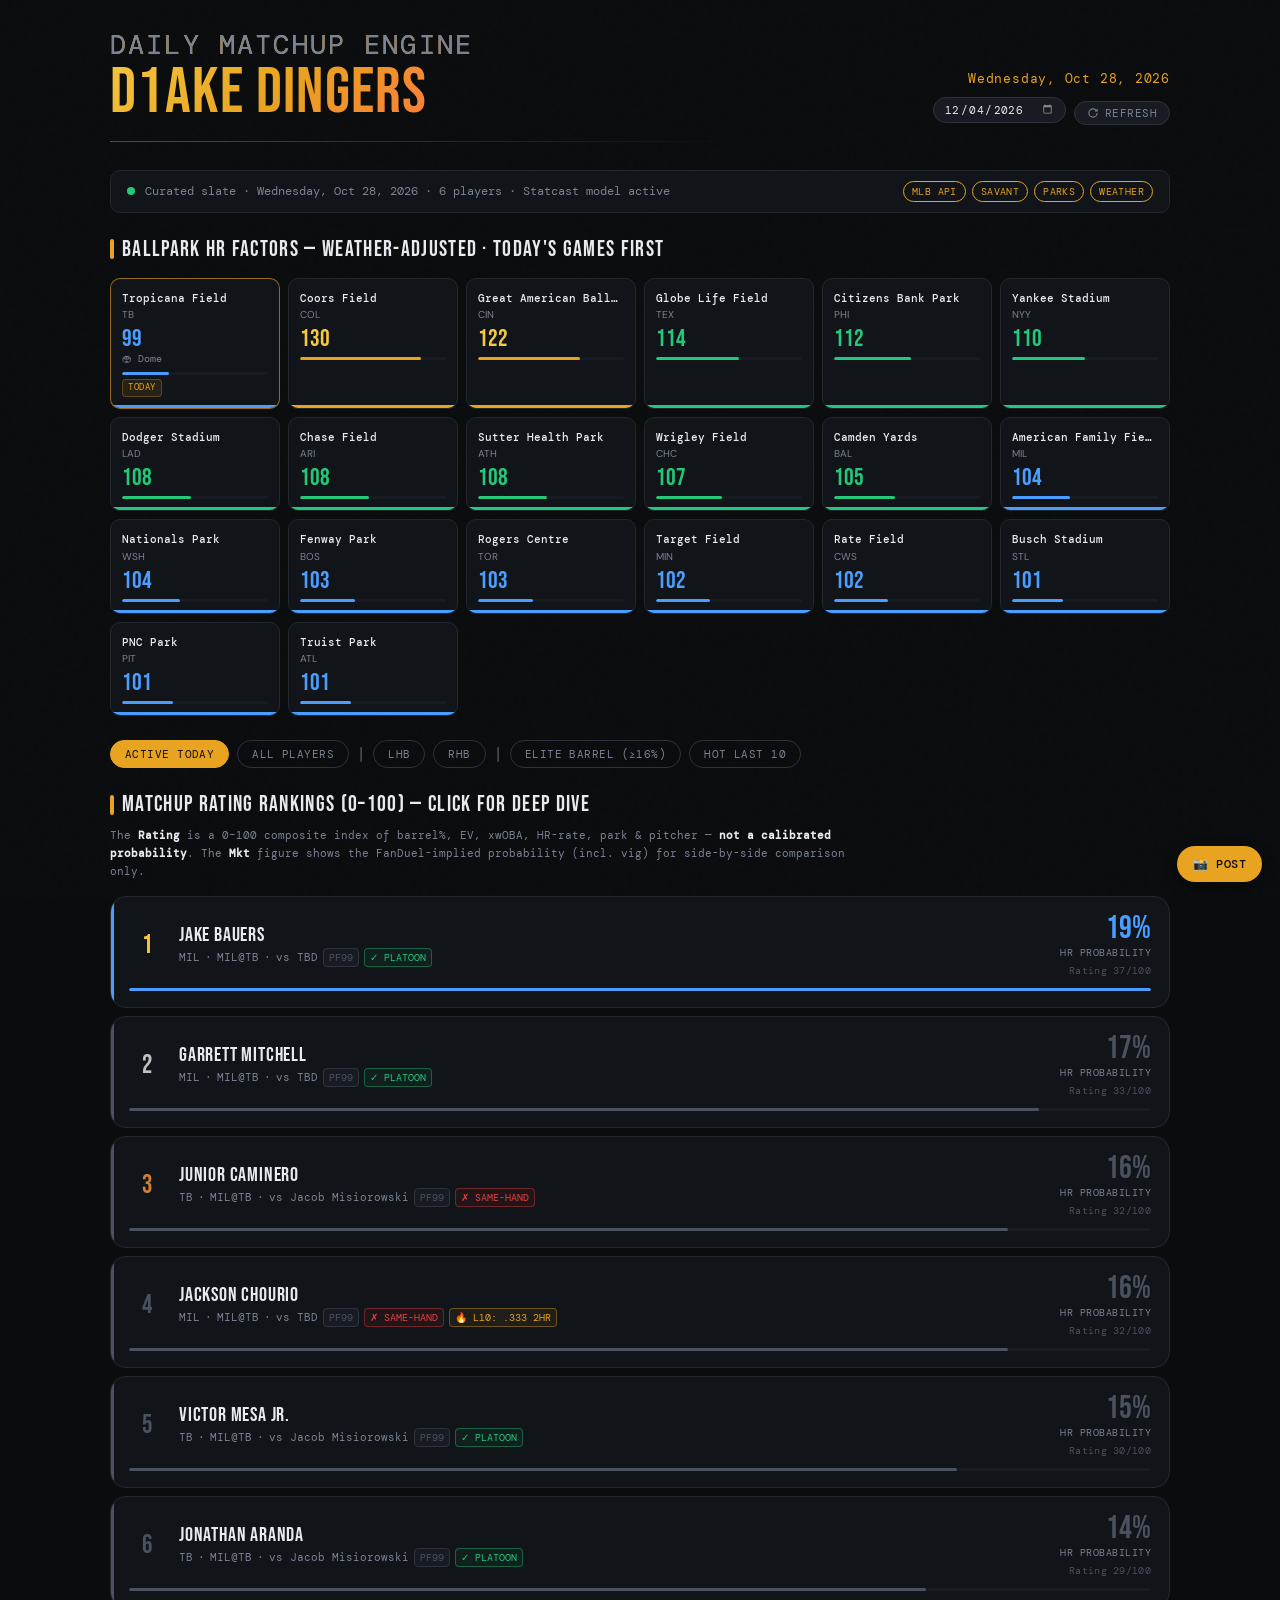
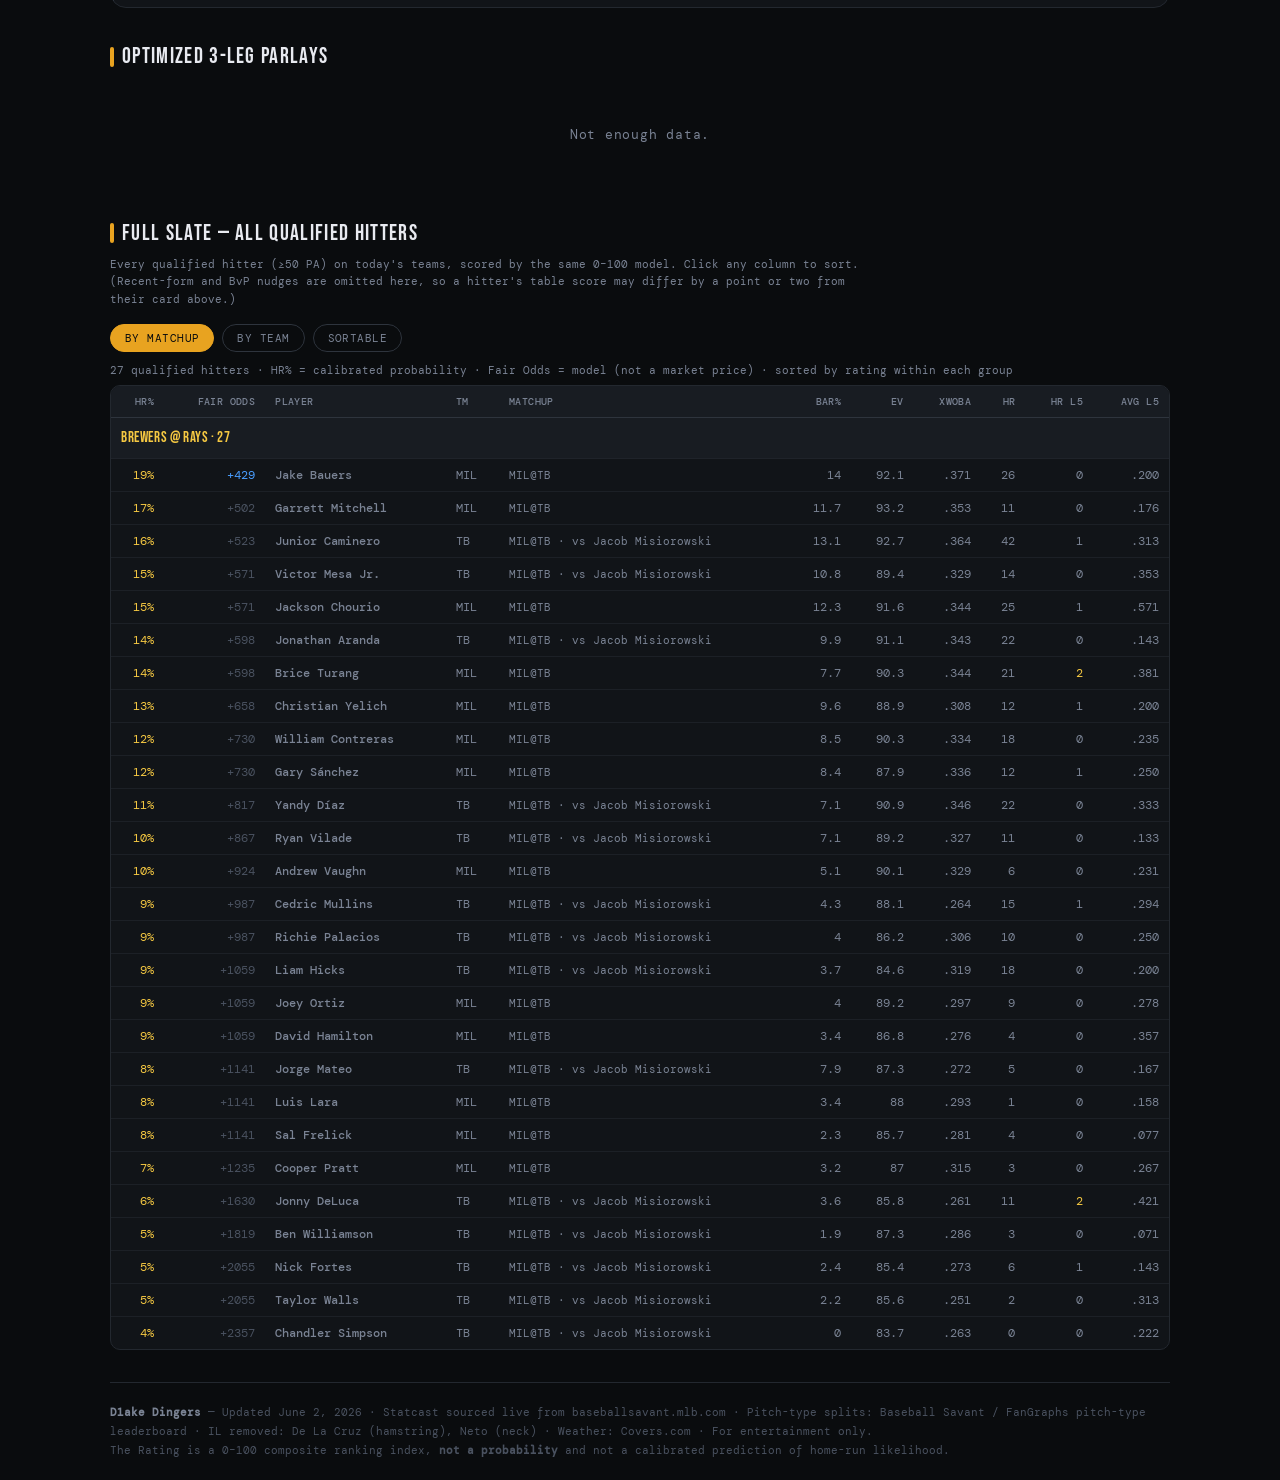
<file: index.html>
<!DOCTYPE html>
<html lang="en">
<head>
<meta charset="UTF-8">
<meta name="viewport" content="width=device-width, initial-scale=1.0">
<title>D1ake Dingers — Daily HR Matchup Engine</title>
<link rel="preconnect" href="https://fonts.googleapis.com">
<link href="https://fonts.googleapis.com/css2?family=Bebas+Neue&family=DM+Mono:ital,wght@0,300;0,400;0,500;1,300&family=DM+Sans:ital,opsz,wght@0,9..40,300;0,9..40,400;0,9..40,500;1,9..40,300&display=swap" rel="stylesheet">
<link rel="stylesheet" href="styles.css">
<style>
.date-controls{display:flex;align-items:center;justify-content:flex-end;gap:8px;margin-top:6px;flex-wrap:wrap}
.date-picker{font-family:var(--font-mono);font-size:11px;color:var(--text);background:var(--surface2);border:1px solid var(--border2);border-radius:20px;padding:4px 10px;letter-spacing:.04em;cursor:pointer;transition:border-color .15s}
.date-picker:hover,.date-picker:focus{border-color:var(--gold);outline:none}
.date-picker::-webkit-calendar-picker-indicator{filter:invert(1);opacity:.5;cursor:pointer}
.date-picker::-webkit-calendar-picker-indicator:hover{opacity:.9}
.slate-count{font-family:var(--font-mono);font-size:11px;color:var(--muted);margin-bottom:6px}
.slate-scroll{overflow-x:auto;border:1px solid var(--border);border-radius:var(--r);background:var(--surface)}
.slate-table{width:100%;border-collapse:collapse;font-family:var(--font-mono);font-size:12px}
.slate-table th{position:sticky;top:0;background:var(--surface2);color:var(--muted);text-align:left;font-weight:500;font-size:10px;letter-spacing:.04em;text-transform:uppercase;padding:8px 10px;cursor:pointer;white-space:nowrap;-webkit-user-select:none;user-select:none;border-bottom:1px solid var(--border2)}
.slate-table th:hover{color:var(--text)}
.slate-table th.num,.slate-table td.num{text-align:right}
.slate-table td{padding:7px 10px;border-bottom:1px solid rgba(35,40,47,.6);color:var(--muted);white-space:nowrap}
.slate-table tbody tr:hover{background:var(--surface2)}
.slate-table tbody tr:last-child td{border-bottom:none}
.slate-name{color:var(--text);font-weight:500}
.slate-match{color:var(--muted);font-size:11px}
.slate-rating{font-family:var(--font-disp);font-size:18px;line-height:1}
</style>
</head>
<body>
<div class="wrap">
<header>
  <div class="header-top">
    <div class="logo"><span>DAILY MATCHUP ENGINE</span>D1ake Dingers</div>
    <div class="header-meta">
      <div class="date-badge" id="today-date">—</div>
    <div class="date-controls">
      <input type="date" id="date-picker" class="date-picker" onchange="onDatePick(this.value)" aria-label="Choose slate date">
      <button class="refresh-btn" onclick="initApp()">
        <svg width="12" height="12" viewBox="0 0 16 16" fill="none" stroke="currentColor" stroke-width="1.5"><path d="M13.5 8A5.5 5.5 0 1 1 8 2.5c1.8 0 3.4.86 4.4 2.2M13.5 2.5v2.8h-2.8"/></svg>
        REFRESH
      </button>
    </div>
    </div>
  </div>
  <div class="header-rule"></div>
</header>
<div class="status-bar">
  <div class="status-dot loading" id="sdot"></div>
  <span id="status-text">Loading...</span>
  <div class="api-chips">
    <span class="api-chip cached" id="chip-mlb">MLB API</span>
    <span class="api-chip cached" id="chip-savant">SAVANT</span>
    <span class="api-chip cached" id="chip-parks">PARKS</span>
    <span class="api-chip cached" id="chip-wx">WEATHER</span>
  </div>
</div>
<div class="section-title">Ballpark HR Factors — Weather-Adjusted · Today's Games First</div>
<div class="park-grid" id="park-grid"></div>
<div class="controls">
  <button class="ctrl-btn active" id="fGames" onclick="setFilter('games')">ACTIVE TODAY</button>
  <button class="ctrl-btn" id="fAll" onclick="setFilter('all')">ALL PLAYERS</button>
  <span class="ctrl-sep">|</span>
  <button class="ctrl-btn" id="fL" onclick="setFilter('L')">LHB</button>
  <button class="ctrl-btn" id="fR" onclick="setFilter('R')">RHB</button>
  <span class="ctrl-sep">|</span>
  <button class="ctrl-btn" id="fElite" onclick="setFilter('elite')">ELITE BARREL (≥16%)</button>
  <button class="ctrl-btn" id="fHot" onclick="setFilter('hot')">HOT LAST 10</button>
</div>
<div class="section-title">Matchup Rating Rankings (0–100) — Click for Deep Dive</div>
<div class="section-note">The <strong>Rating</strong> is a 0–100 composite index of barrel%, EV, xwOBA, HR-rate, park &amp; pitcher — <strong>not a calibrated probability</strong>. The <strong>Mkt</strong> figure shows the FanDuel-implied probability (incl. vig) for side-by-side comparison only.</div>
<div class="players-grid" id="players-grid">
  <div class="loading-state"><div class="spinner"></div><div class="loading-label">Building matchup model...</div></div>
</div>
<div class="parlay-section">
  <div class="section-title">Optimized 3-Leg Parlays</div>
  <div class="parlay-grid" id="parlay-grid">
    <div class="loading-state" style="grid-column:1/-1"><div class="loading-label">Calculating value...</div></div>
  </div>
</div>
<div class="section-title">Full Slate — All Qualified Hitters</div>
<div class="section-note">Every qualified hitter (≥50 PA) on today's teams, scored by the same 0–100 model. Click any column to sort. (Recent-form and BvP nudges are omitted here, so a hitter's table score may differ by a point or two from their card above.)</div>
<div id="roster-wrap">
  <div class="loading-state"><div class="loading-label">Loading full slate...</div></div>
</div>
</div>
<div class="wrap">
<footer>
  <strong style="color:var(--muted)">D1ake Dingers</strong> — Updated June 2, 2026 · Statcast sourced live from baseballsavant.mlb.com · Pitch-type splits: Baseball Savant / FanGraphs pitch-type leaderboard · IL removed: De La Cruz (hamstring), Neto (neck) · Weather: Covers.com · For entertainment only.<br>The Rating is a 0–100 composite ranking index, <strong>not a probability</strong> and not a calibrated prediction of home-run likelihood.
</footer>
</div>
<script src="data.js"></script>
<script src="app.js?v=3"></script>
</body>
</html>
</file>
<file: styles.css>
:root{--bg:#0a0c0e;--surface:#111418;--surface2:#181c22;--border:#23282f;--border2:#2e343d;--text:#e8eaf0;--muted:#7a8394;--dim:#4a5260;--gold:#e8a320;--gold2:#f5c842;--green:#22c97a;--red:#e84040;--blue:#4a9eff;--orange:#ff7340;--purple:#a78bfa;--r:10px;--r-lg:16px;--font-disp:'Bebas Neue',sans-serif;--font-mono:'DM Mono',monospace;--font-body:'DM Sans',sans-serif}
*,*::before,*::after{box-sizing:border-box;margin:0;padding:0}
body{background:var(--bg);color:var(--text);font-family:var(--font-body);font-size:14px;line-height:1.5;min-height:100vh;overflow-x:hidden}
body::before{content:'';position:fixed;inset:0;z-index:0;pointer-events:none;background-image:url("data:image/svg+xml,%3Csvg viewBox='0 0 200 200' xmlns='http://www.w3.org/2000/svg'%3E%3Cfilter id='n'%3E%3CfeTurbulence type='fractalNoise' baseFrequency='0.9' numOctaves='4' stitchTiles='stitch'/%3E%3C/filter%3E%3Crect width='100%25' height='100%25' filter='url(%23n)' opacity='0.04'/%3E%3C/svg%3E");opacity:.4}
.wrap{max-width:1100px;margin:0 auto;padding:0 20px;position:relative;z-index:1}
header{padding:32px 0 0;margin-bottom:28px}
.header-top{display:flex;align-items:flex-end;justify-content:space-between;gap:16px;flex-wrap:wrap;margin-bottom:4px}
.logo{font-family:var(--font-disp);font-size:clamp(36px,6vw,64px);letter-spacing:.02em;line-height:1;background:linear-gradient(135deg,var(--gold2) 0%,var(--gold) 50%,var(--orange) 100%);-webkit-background-clip:text;-webkit-text-fill-color:transparent;background-clip:text}
.logo span{color:var(--muted);-webkit-text-fill-color:var(--muted);font-size:.42em;font-family:var(--font-mono);letter-spacing:.08em;display:block;margin-bottom:2px}
.header-meta{text-align:right}
.date-badge{font-family:var(--font-mono);font-size:13px;color:var(--gold);letter-spacing:.06em}
.refresh-btn{display:inline-flex;align-items:center;gap:6px;margin-top:6px;font-family:var(--font-mono);font-size:11px;color:var(--muted);background:var(--surface2);border:1px solid var(--border2);border-radius:20px;padding:4px 12px;cursor:pointer;transition:all .15s;letter-spacing:.04em}
.refresh-btn:hover{color:var(--text);border-color:var(--gold)}
.header-rule{height:1px;background:linear-gradient(90deg,var(--gold) 0%,transparent 60%);margin-top:16px;opacity:.4}
.status-bar{background:var(--surface);border:1px solid var(--border);border-radius:var(--r);padding:10px 16px;margin-bottom:20px;display:flex;align-items:center;gap:10px;font-family:var(--font-mono);font-size:12px;color:var(--muted)}
.status-dot{width:8px;height:8px;border-radius:50%;flex-shrink:0;transition:background .3s}
.status-dot.loading{background:var(--gold);animation:pulse 1s infinite}
.status-dot.ok{background:var(--green)}
@keyframes pulse{0%,100%{opacity:1}50%{opacity:.3}}
#status-text{flex:1}
.api-chips{display:flex;gap:6px;flex-wrap:wrap}
.api-chip{font-size:10px;padding:2px 8px;border-radius:20px;border:1px solid var(--border2);color:var(--dim);letter-spacing:.04em}
.api-chip.live{color:var(--green);border-color:var(--green)}
.api-chip.cached{color:var(--gold);border-color:var(--gold)}
.section-title{font-family:var(--font-disp);font-size:22px;letter-spacing:.06em;color:var(--text);margin-bottom:12px;display:flex;align-items:center;gap:8px}
.section-title::before{content:'';display:inline-block;width:4px;height:20px;background:var(--gold);border-radius:2px}
.section-note{font-family:var(--font-mono);font-size:11px;line-height:1.6;color:var(--muted);margin-top:-6px;margin-bottom:16px;max-width:760px}
.section-note strong{color:var(--text)}
.park-grid{display:grid;grid-template-columns:repeat(auto-fill,minmax(155px,1fr));gap:8px;margin-bottom:24px}
.park-card{background:var(--surface);border:1px solid var(--border);border-radius:var(--r);padding:11px;position:relative;overflow:hidden}
.park-card::after{content:'';position:absolute;bottom:0;left:0;right:0;height:3px}
.park-card.elite::after{background:var(--gold)}.park-card.good::after{background:var(--green)}.park-card.neutral::after{background:var(--blue)}.park-card.bad::after{background:var(--red)}
.park-card.active-today{border-color:rgba(232,163,32,.6)}
.park-name{font-family:var(--font-mono);font-size:11px;font-weight:500;color:var(--text);margin-bottom:1px;white-space:nowrap;overflow:hidden;text-overflow:ellipsis}
.park-team{font-size:10px;color:var(--muted);margin-bottom:5px}
.park-numbers{display:flex;align-items:baseline;gap:6px}
.park-factor-num{font-family:var(--font-disp);font-size:24px;line-height:1}
.park-factor-num.elite{color:var(--gold2)}.park-factor-num.good{color:var(--green)}.park-factor-num.neutral{color:var(--blue)}.park-factor-num.bad{color:var(--muted)}
.park-wx{font-family:var(--font-mono);font-size:10px;color:var(--muted)}
.park-wx.boost{color:var(--gold)}.park-wx.suppress{color:var(--red)}
.park-bar{height:3px;background:var(--surface2);border-radius:2px;margin-top:6px;overflow:hidden}
.park-bar-fill{height:100%;border-radius:2px}
.today-badge{font-family:var(--font-mono);font-size:9px;letter-spacing:.06em;color:var(--gold);background:rgba(232,163,32,.1);border:1px solid rgba(232,163,32,.3);border-radius:4px;padding:1px 5px;margin-top:4px;display:inline-block}
.controls{display:flex;gap:8px;flex-wrap:wrap;margin-bottom:20px;align-items:center}
.ctrl-btn{font-family:var(--font-mono);font-size:11px;letter-spacing:.04em;padding:6px 14px;border-radius:20px;border:1px solid var(--border2);background:transparent;color:var(--muted);cursor:pointer;transition:all .15s}
.ctrl-btn:hover{color:var(--text)}.ctrl-btn.active{background:var(--gold);border-color:var(--gold);color:var(--bg)}
.ctrl-sep{color:var(--dim);font-size:18px;margin:0 2px}
.players-grid{display:flex;flex-direction:column;gap:8px}
.player-card{background:var(--surface);border:1px solid var(--border);border-radius:var(--r-lg);padding:16px 18px;cursor:pointer;position:relative;overflow:hidden;transition:border-color .15s}
.player-card::before{content:'';position:absolute;left:0;top:0;bottom:0;width:3px;border-radius:var(--r-lg) 0 0 var(--r-lg)}
.player-card.tier-elite::before{background:var(--gold)}.player-card.tier-strong::before{background:var(--green)}.player-card.tier-solid::before{background:var(--blue)}.player-card.tier-watch::before{background:var(--dim)}
.player-card:hover{border-color:var(--border2)}.player-card.open{border-color:var(--gold);background:var(--surface2)}
.card-main{display:grid;grid-template-columns:36px 1fr auto;align-items:center;gap:14px}
.rank-num{font-family:var(--font-disp);font-size:26px;line-height:1;color:var(--dim);text-align:center}
.rank-num.r1{color:var(--gold2)}.rank-num.r2{color:#c0c0c0}.rank-num.r3{color:#cd7f32}
.player-name{font-family:var(--font-disp);font-size:20px;letter-spacing:.04em;line-height:1.1;color:var(--text)}
.player-sub{font-family:var(--font-mono);font-size:11px;color:var(--muted);margin-top:2px;display:flex;align-items:center;gap:5px;flex-wrap:wrap}
.tag{background:var(--surface2);border:1px solid var(--border2);border-radius:4px;padding:1px 5px;font-size:10px;color:var(--dim)}
.tag.hot{color:var(--gold);border-color:rgba(232,163,32,.4);background:rgba(232,163,32,.07)}
.tag.good{color:var(--green);border-color:rgba(34,201,122,.4);background:rgba(34,201,122,.07)}
.tag.danger{color:var(--red);border-color:rgba(232,64,64,.4);background:rgba(232,64,64,.07)}
.tag.wx-boost{color:var(--orange);border-color:rgba(255,115,64,.4);background:rgba(255,115,64,.07)}
.tag.wx-bad{color:var(--purple);border-color:rgba(167,139,250,.4);background:rgba(167,139,250,.07)}
.prob-block{text-align:right}
.prob-pct{font-family:var(--font-disp);font-size:32px;line-height:1}
.prob-lbl{font-family:var(--font-mono);font-size:10px;color:var(--muted);letter-spacing:.05em}
.mkt-implied{font-family:var(--font-mono);font-size:10px;color:var(--dim);letter-spacing:.03em;margin-top:3px}
.prob-bar-row{height:3px;background:var(--surface2);border-radius:2px;margin-top:10px;overflow:hidden}
.prob-bar-fill{height:100%;border-radius:2px}
.card-detail{display:none;margin-top:14px;padding-top:14px;border-top:1px solid var(--border)}
.card-detail.open{display:block}
.detail-tabs{display:flex;gap:6px;margin-bottom:12px;flex-wrap:wrap}
.dtab{font-family:var(--font-mono);font-size:11px;padding:4px 12px;border-radius:20px;border:1px solid var(--border2);background:transparent;color:var(--muted);cursor:pointer;transition:all .15s;letter-spacing:.04em}
.dtab.active{background:rgba(232,163,32,.15);border-color:rgba(232,163,32,.5);color:var(--gold)}
.tab-pane{display:none}.tab-pane.active{display:block}
.stat-row{display:grid;grid-template-columns:repeat(auto-fill,minmax(95px,1fr));gap:7px;margin-bottom:12px}
.stat-chip{background:var(--bg);border:1px solid var(--border);border-radius:var(--r);padding:8px 10px}
.stat-chip .sv{font-family:var(--font-disp);font-size:21px;line-height:1;color:var(--text)}
.stat-chip .sl{font-family:var(--font-mono);font-size:9px;color:var(--dim);letter-spacing:.05em;margin-top:2px;text-transform:uppercase}
.stat-chip.hl{border-color:rgba(232,163,32,.4)}.stat-chip.hl .sv{color:var(--gold2)}
.stat-chip.red .sv{color:var(--red)}.stat-chip.grn .sv{color:var(--green)}
.note-box{background:var(--bg);border:1px solid var(--border);border-radius:var(--r);padding:10px 12px;font-size:12px;color:var(--muted);line-height:1.65;margin-bottom:10px}
.note-box strong{color:var(--text)}
.note-box .nb-label{font-family:var(--font-mono);font-size:10px;color:var(--dim);letter-spacing:.05em;text-transform:uppercase;margin-bottom:5px}
/* PITCH MIX */
.pitch-mix-header{display:grid;grid-template-columns:82px 1fr 44px;gap:4px;align-items:center;margin-bottom:4px;padding:0 0 4px;border-bottom:1px solid var(--border)}
.pitch-mix-header span{font-family:var(--font-mono);font-size:9px;color:var(--dim);text-transform:uppercase;letter-spacing:.04em}
.pitch-row{display:flex;align-items:center;gap:8px;margin-bottom:5px}
.pitch-name{font-family:var(--font-mono);font-size:10px;color:var(--muted);width:82px;flex-shrink:0}
.pitch-bar-bg{flex:1;height:9px;background:var(--surface2);border-radius:4px;overflow:hidden}
.pitch-bar-fill{height:100%;border-radius:4px}
.pitch-pct{font-family:var(--font-mono);font-size:10px;color:var(--muted);width:30px;text-align:right;flex-shrink:0}
/* PITCH VS BATTER TABLE */
.pvb-table{width:100%;border-collapse:collapse;font-size:12px;margin:10px 0}
.pvb-table thead tr{border-bottom:1px solid var(--border2)}
.pvb-table th{font-family:var(--font-mono);font-size:9px;color:var(--dim);text-transform:uppercase;letter-spacing:.04em;padding:6px 8px;text-align:right;white-space:nowrap}
.pvb-table th:first-child{text-align:left}
.pvb-table td{padding:7px 8px;text-align:right;border-bottom:1px solid rgba(35,40,47,.6);font-family:var(--font-mono);font-size:11px;color:var(--muted)}
.pvb-table td:first-child{text-align:left;font-size:11px;color:var(--text);font-weight:500}
.pvb-table tr:last-child td{border-bottom:none}
.pvb-table .cell-elite{color:var(--gold2);font-weight:500}
.pvb-table .cell-good{color:var(--green);font-weight:500}
.pvb-table .cell-bad{color:var(--red)}
.pvb-table .cell-warn{color:var(--orange)}
.pvb-table tr.target-row td{background:rgba(232,163,32,.05)}
.pvb-table tr.target-row td:first-child{position:relative}
.pvb-table tr.target-row td:first-child::before{content:'🎯';font-size:10px;margin-right:4px}
.pitch-target-box{margin-top:10px;padding:10px 12px;border-radius:var(--r);background:rgba(232,163,32,.06);border:1px solid rgba(232,163,32,.25)}
.pitch-target-box .ptb-label{font-family:var(--font-mono);font-size:10px;color:var(--gold);letter-spacing:.04em;text-transform:uppercase;margin-bottom:6px}
.pitch-target-box p{font-size:12px;color:var(--text);line-height:1.6}
/* WEATHER */
.wx-grid{display:grid;grid-template-columns:repeat(auto-fill,minmax(110px,1fr));gap:6px;margin-bottom:10px}
.wx-chip{background:var(--bg);border:1px solid var(--border);border-radius:var(--r);padding:7px 9px;text-align:center}
.wx-chip .wv{font-family:var(--font-disp);font-size:20px;line-height:1}
.wx-chip .wl{font-family:var(--font-mono);font-size:9px;color:var(--dim);text-transform:uppercase;letter-spacing:.05em;margin-top:2px}
.wx-impact{border:1px solid var(--border);border-radius:var(--r);padding:8px 12px;font-size:12px;line-height:1.6;margin-bottom:10px}
.wx-impact.boost{border-color:rgba(255,115,64,.4);background:rgba(255,115,64,.06);color:var(--orange)}
.wx-impact.suppress{border-color:rgba(167,139,250,.4);background:rgba(167,139,250,.06);color:var(--purple)}
.wx-impact.neutral{border-color:var(--border);background:var(--bg);color:var(--muted)}
.wx-impact.dome{border-color:rgba(74,158,255,.3);background:rgba(74,158,255,.05);color:var(--blue)}
.park-detail-row{display:flex;align-items:center;gap:14px;background:var(--bg);border:1px solid var(--border);border-radius:var(--r);padding:10px 12px;margin-bottom:10px}
.park-detail-row .pf-big{font-family:var(--font-disp);font-size:32px;line-height:1;flex-shrink:0}
.park-detail-row .pf-adj{font-family:var(--font-disp);font-size:20px;line-height:1;color:var(--orange);flex-shrink:0}
.park-detail-row .pf-arrow{font-size:14px;color:var(--dim)}
/* PARLAY */
.parlay-section{margin-top:32px;margin-bottom:32px}
.parlay-grid{display:grid;grid-template-columns:repeat(auto-fill,minmax(280px,1fr));gap:12px}
.parlay-card{background:var(--surface);border:1px solid var(--border);border-radius:var(--r-lg);padding:16px}
.parlay-card.best{border-color:var(--gold)}
.parlay-header{display:flex;align-items:center;justify-content:space-between;margin-bottom:12px}
.parlay-rank-lbl{font-family:var(--font-mono);font-size:11px;color:var(--muted);letter-spacing:.04em}
.parlay-badge{font-family:var(--font-mono);font-size:10px;padding:2px 8px;border-radius:20px;background:rgba(232,163,32,.15);border:1px solid rgba(232,163,32,.4);color:var(--gold)}
.parlay-legs{margin-bottom:12px;display:flex;flex-direction:column;gap:6px}
.parlay-leg{display:flex;justify-content:space-between;align-items:center;gap:8px}
.parlay-leg-name{font-family:var(--font-mono);font-size:12px;font-weight:500;color:var(--text)}
.parlay-leg-sub{font-size:11px;color:var(--muted)}
.parlay-leg-odds{font-family:var(--font-disp);font-size:18px;color:var(--green);flex-shrink:0}
.parlay-stats-row{display:grid;grid-template-columns:repeat(3,1fr);gap:6px;padding-top:10px;border-top:1px solid var(--border)}
.parlay-stat{text-align:center}
.parlay-stat .pv{font-family:var(--font-disp);font-size:18px;color:var(--text)}
.parlay-stat .pl{font-family:var(--font-mono);font-size:9px;color:var(--dim);letter-spacing:.04em;text-transform:uppercase}
footer{border-top:1px solid var(--border);padding:20px 0;margin-top:32px;font-family:var(--font-mono);font-size:11px;color:var(--dim);line-height:1.7;position:relative;z-index:1}
.loading-state{text-align:center;padding:40px 20px;color:var(--muted)}
.loading-state .spinner{width:32px;height:32px;border:2px solid var(--border);border-top-color:var(--gold);border-radius:50%;animation:spin .8s linear infinite;margin:0 auto 16px}
@keyframes spin{to{transform:rotate(360deg)}}
.loading-label{font-family:var(--font-mono);font-size:13px;letter-spacing:.06em}
@media(max-width:600px){.park-grid{grid-template-columns:repeat(2,1fr)}.card-main{grid-template-columns:28px 1fr auto;gap:10px}.player-name{font-size:16px}.prob-pct{font-size:24px}.pvb-table{font-size:10px}}
</file>
